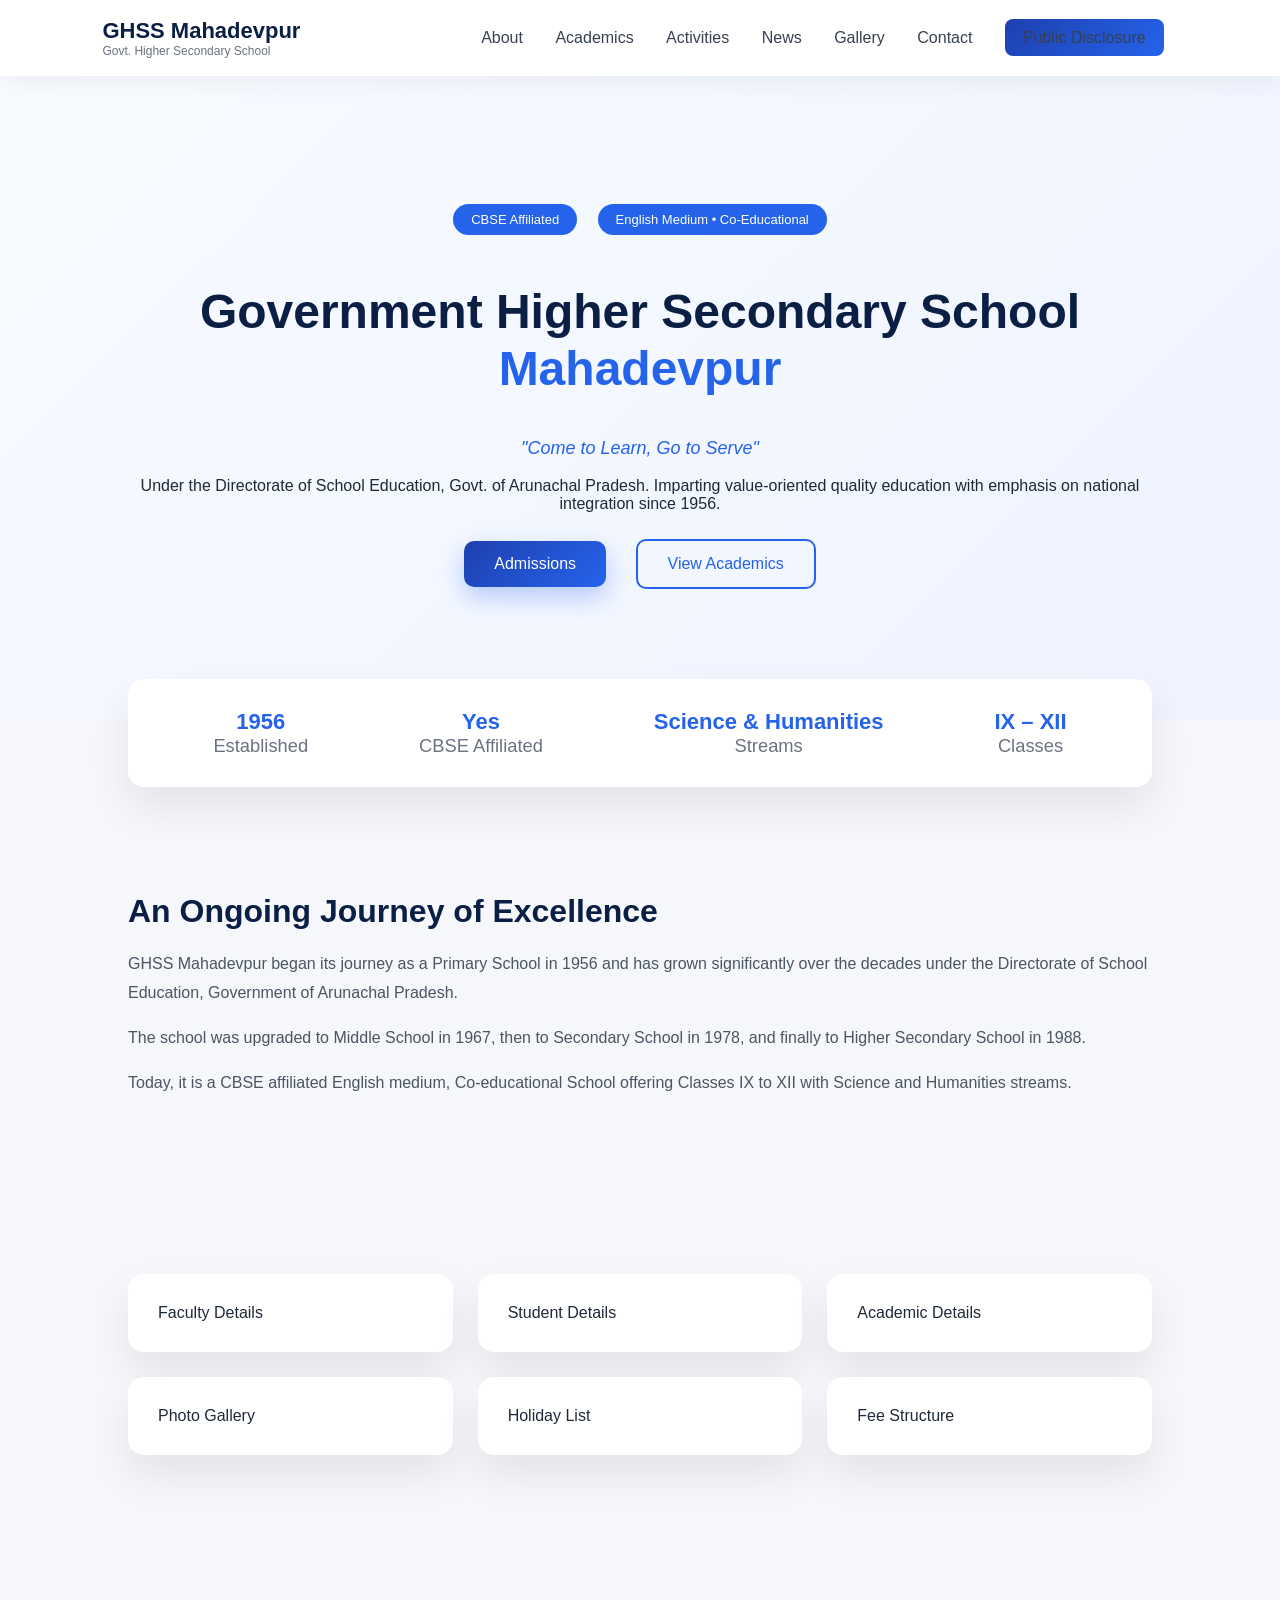
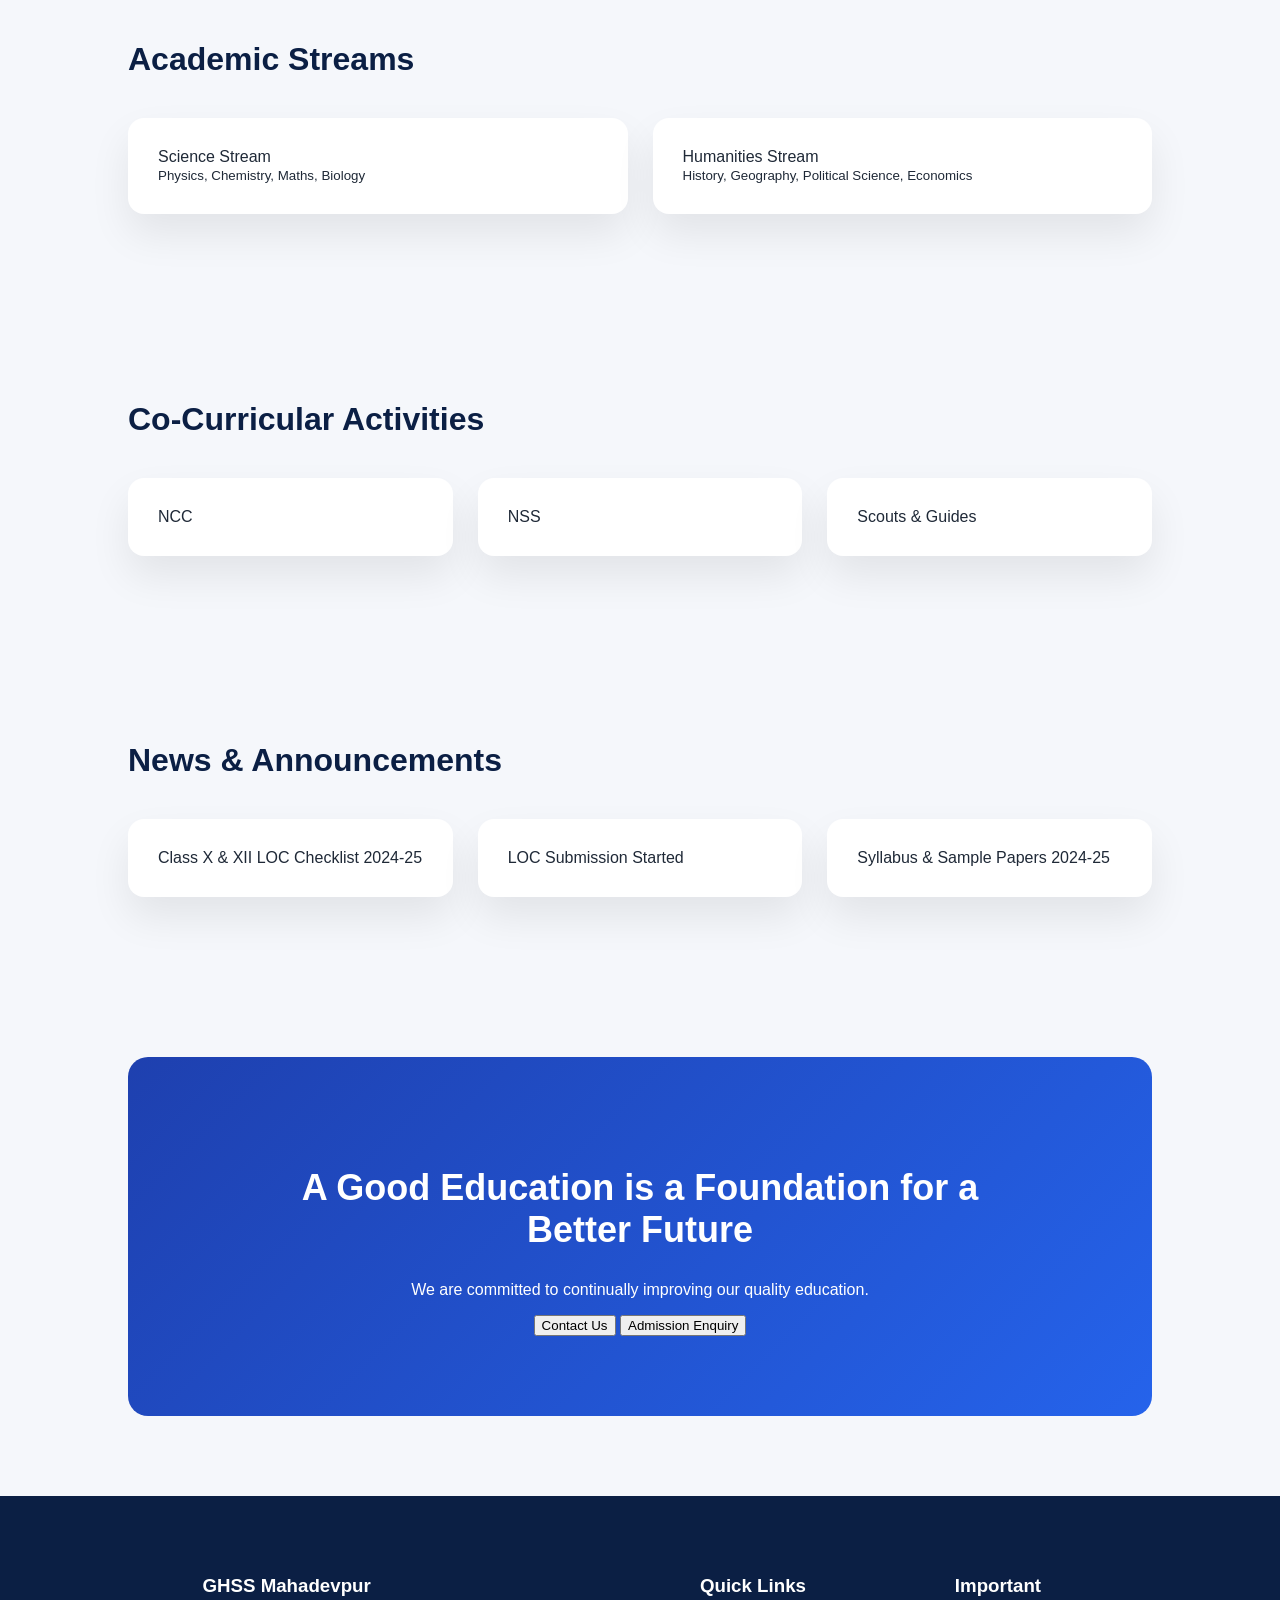
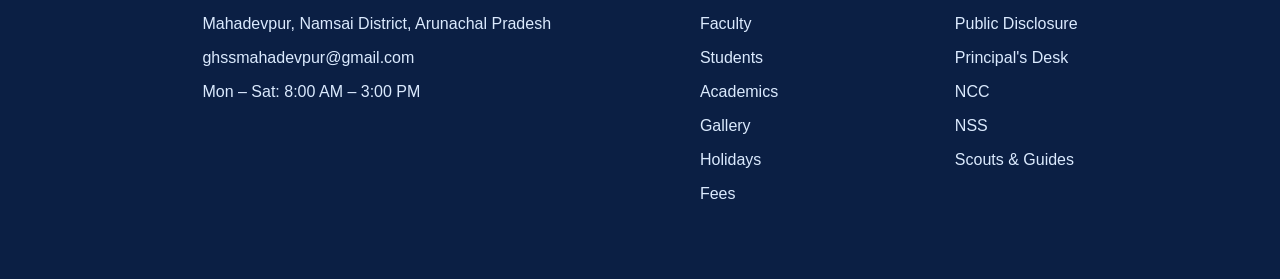
<file: school/index.html>
<!DOCTYPE html>
<html lang="en">
<head>
<meta charset="UTF-8">
<title>GHSS Mahadevpur</title>
<meta name="viewport" content="width=device-width, initial-scale=1.0">
<link rel="stylesheet" href="styles.css">
</head>
<body>

<header class="navbar">
<div class="logo">GHSS Mahadevpur<br><small>Govt. Higher Secondary School</small></div>
<nav>
<a>About</a>
<a>Academics</a>
<a>Activities</a>
<a>News</a>
<a>Gallery</a>
<a>Contact</a>
<a class="btn">Public Disclosure</a>
</nav>
</header>

<section class="hero fade">
<span class="badge">CBSE Affiliated</span>
<span class="badge">English Medium • Co-Educational</span>

<h1>Government Higher Secondary School <span>Mahadevpur</span></h1>
<p class="tag">"Come to Learn, Go to Serve"</p>

<p>
Under the Directorate of School Education, Govt. of Arunachal Pradesh.
Imparting value-oriented quality education with emphasis on national integration since 1956.
</p>

<div class="buttons">
<a class="primary">Admissions</a>
<a class="secondary">View Academics</a>
</div>
</section>

<section class="stats fade">
<div>1956<br><small>Established</small></div>
<div>Yes<br><small>CBSE Affiliated</small></div>
<div>Science & Humanities<br><small>Streams</small></div>
<div>IX – XII<br><small>Classes</small></div>
</section>

<section class="section fade">
<h2>An Ongoing Journey of Excellence</h2>
<p>
GHSS Mahadevpur began its journey as a Primary School in 1956 and has grown significantly over the decades under the Directorate of School Education, Government of Arunachal Pradesh.
</p>
<p>
The school was upgraded to Middle School in 1967, then to Secondary School in 1978, and finally to Higher Secondary School in 1988.
</p>
<p>
Today, it is a CBSE affiliated English medium, Co-educational School offering Classes IX to XII with Science and Humanities streams.
</p>
</section>

<section class="section fade grid">
<div class="card">Faculty Details</div>
<div class="card">Student Details</div>
<div class="card">Academic Details</div>
<div class="card">Photo Gallery</div>
<div class="card">Holiday List</div>
<div class="card">Fee Structure</div>
</section>

<section class="section fade">
<h2>Academic Streams</h2>
<div class="cards">
<div class="card">Science Stream<br><small>Physics, Chemistry, Maths, Biology</small></div>
<div class="card">Humanities Stream<br><small>History, Geography, Political Science, Economics</small></div>
</div>
</section>

<section class="section fade">
<h2>Co-Curricular Activities</h2>
<div class="cards">
<div class="card">NCC</div>
<div class="card">NSS</div>
<div class="card">Scouts & Guides</div>
</div>
</section>

<section class="section fade">
<h2>News & Announcements</h2>
<div class="cards">
<div class="card">Class X & XII LOC Checklist 2024-25</div>
<div class="card">LOC Submission Started</div>
<div class="card">Syllabus & Sample Papers 2024-25</div>
</div>
</section>

<section class="cta fade">
<h2>A Good Education is a Foundation for a Better Future</h2>
<p>We are committed to continually improving our quality education.</p>
<button>Contact Us</button>
<button>Admission Enquiry</button>
</section>

<footer>
<div>
<h3>GHSS Mahadevpur</h3>
<p>Mahadevpur, Namsai District, Arunachal Pradesh</p>
<p>ghssmahadevpur@gmail.com</p>
<p>Mon – Sat: 8:00 AM – 3:00 PM</p>
</div>
<div>
<h3>Quick Links</h3>
<p>Faculty</p><p>Students</p><p>Academics</p><p>Gallery</p><p>Holidays</p><p>Fees</p>
</div>
<div>
<h3>Important</h3>
<p>Public Disclosure</p>
<p>Principal's Desk</p>
<p>NCC</p>
<p>NSS</p>
<p>Scouts & Guides</p>
</div>
</footer>

<script src="script.js"></script>
</body>
</html>
<nav>
</file>
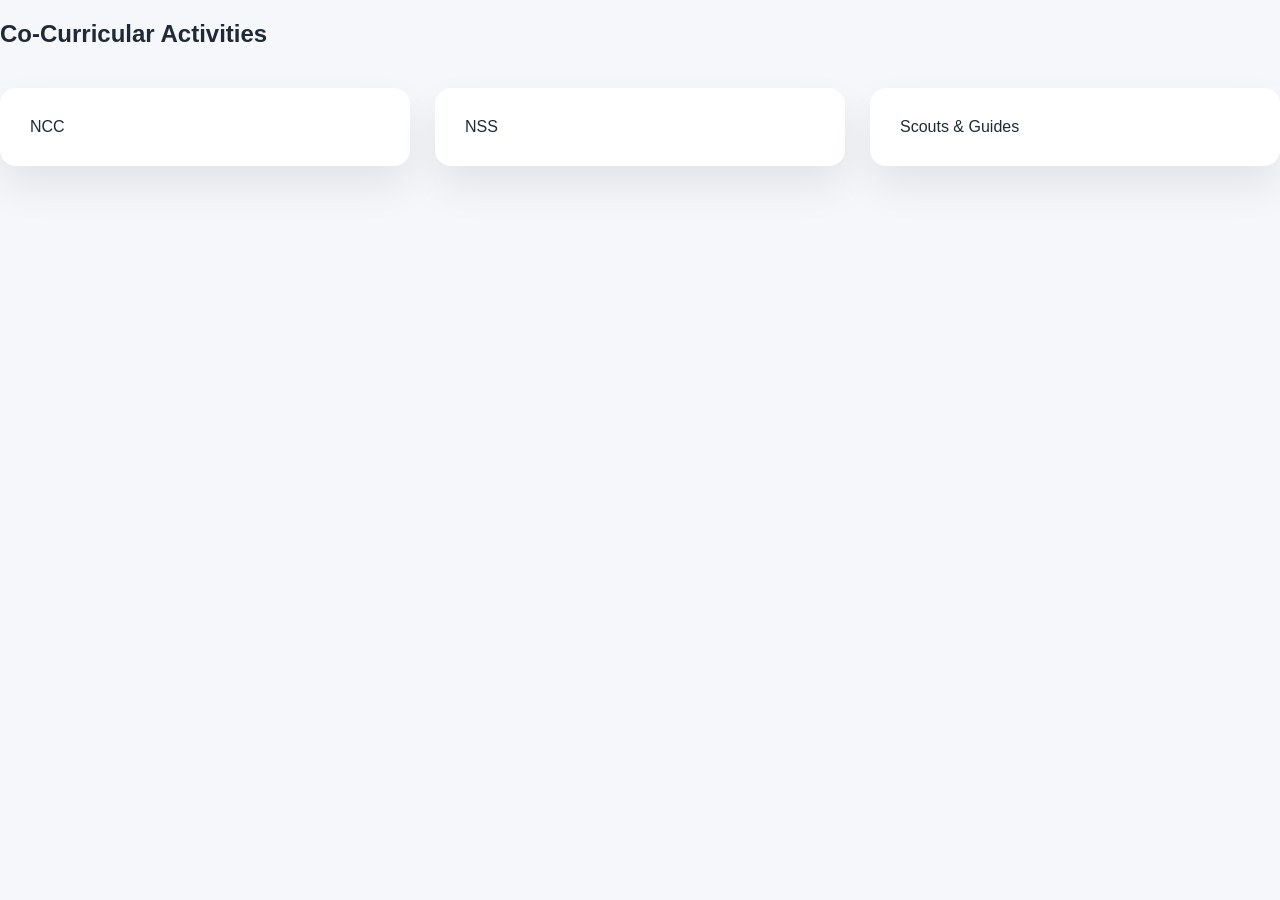
<file: school/activities.html>
<!DOCTYPE html>
<html>
<head><title>Activities</title><link rel="stylesheet" href="styles.css"></head>
<body>

<h2>Co-Curricular Activities</h2>
<div class="cards">
<div class="card">NCC</div>
<div class="card">NSS</div>
<div class="card">Scouts & Guides</div>
</div>

</body>
</html>
</file>
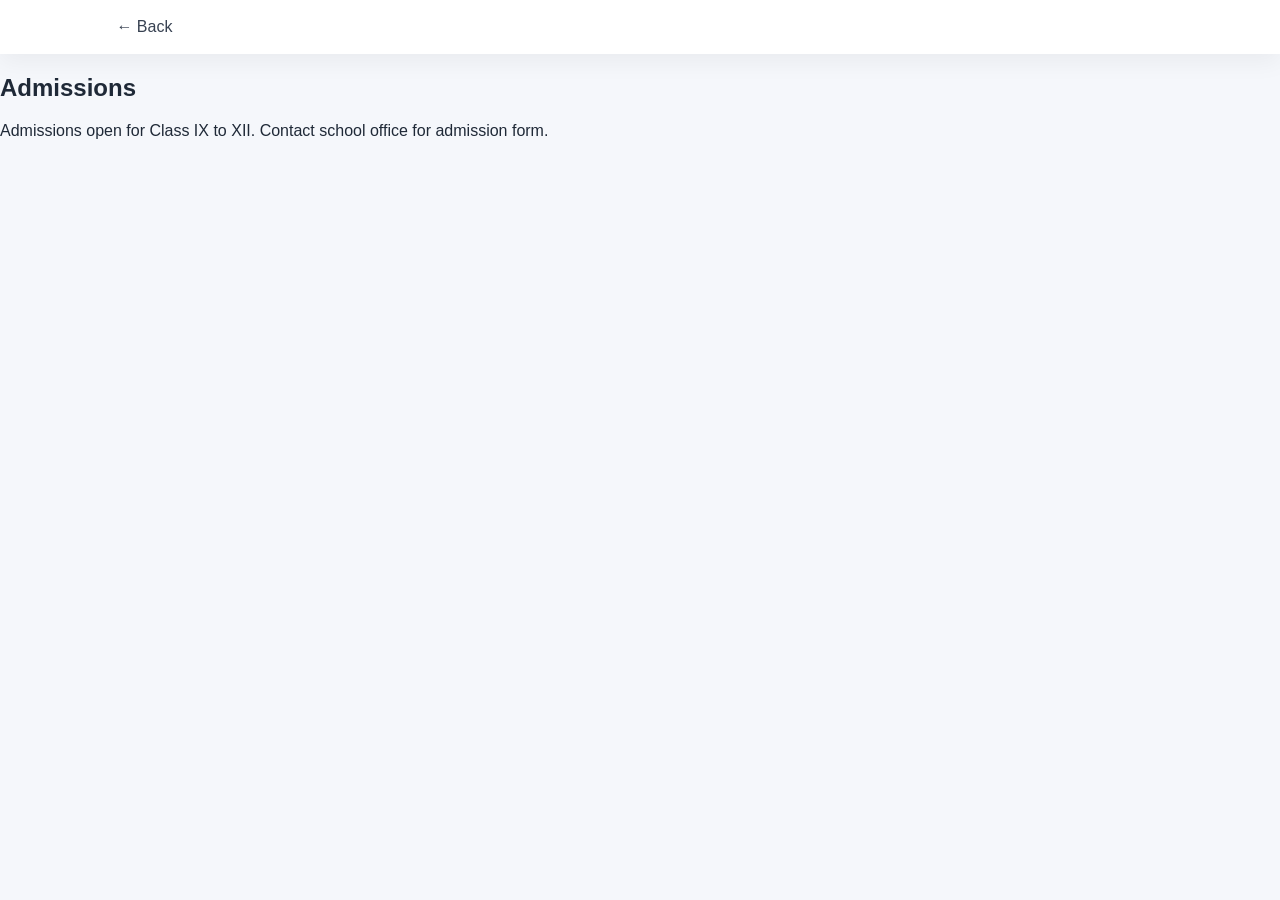
<file: school/admissions.html>
<!DOCTYPE html>
<html>
<head>
<title>Admissions</title>
<link rel="stylesheet" href="styles.css">
</head>
<body>

<header class="navbar">
<a href="index.html">← Back</a>
</header>

<section class="page">
<h2>Admissions</h2>
<p>Admissions open for Class IX to XII. Contact school office for admission form.</p>
</section>

</body>
</html>
</file>
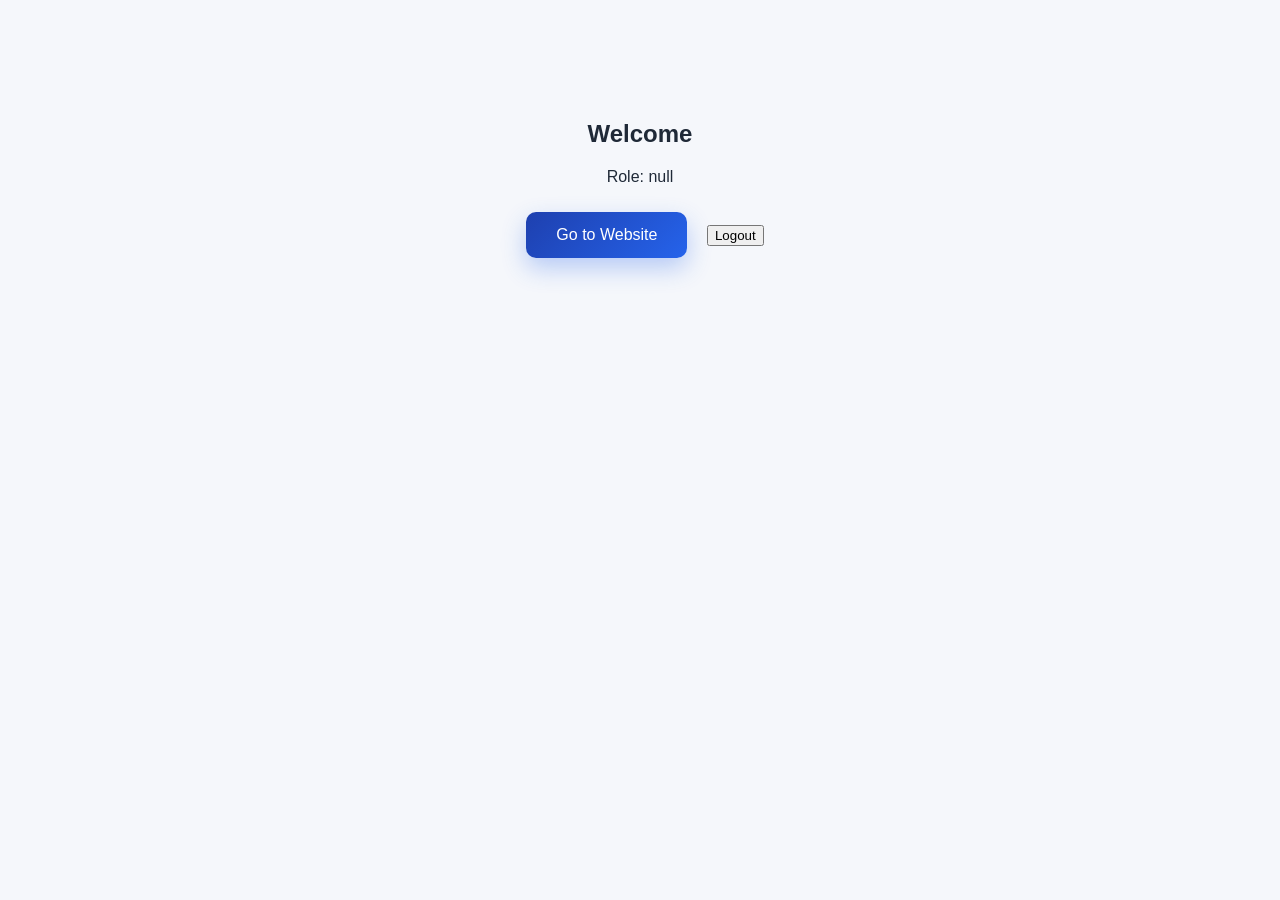
<file: school/Dashboard.html>
<!DOCTYPE html>
<html>
<head>
<title>Dashboard</title>
<link rel="stylesheet" href="styles.css">
</head>
<body>

<div class="dashboard">
<h2>Welcome <span id="user"></span></h2>
<p id="role"></p>

<a href="index.html" class="primary">Go to Website</a>
<button onclick="logout()">Logout</button>
</div>

<script>
document.getElementById("user").innerText = localStorage.getItem("user");
document.getElementById("role").innerText = "Role: " + localStorage.getItem("role");

function logout(){
  localStorage.clear();
  window.location.href="login.html";
}
</script>

</body>
</html>
</file>
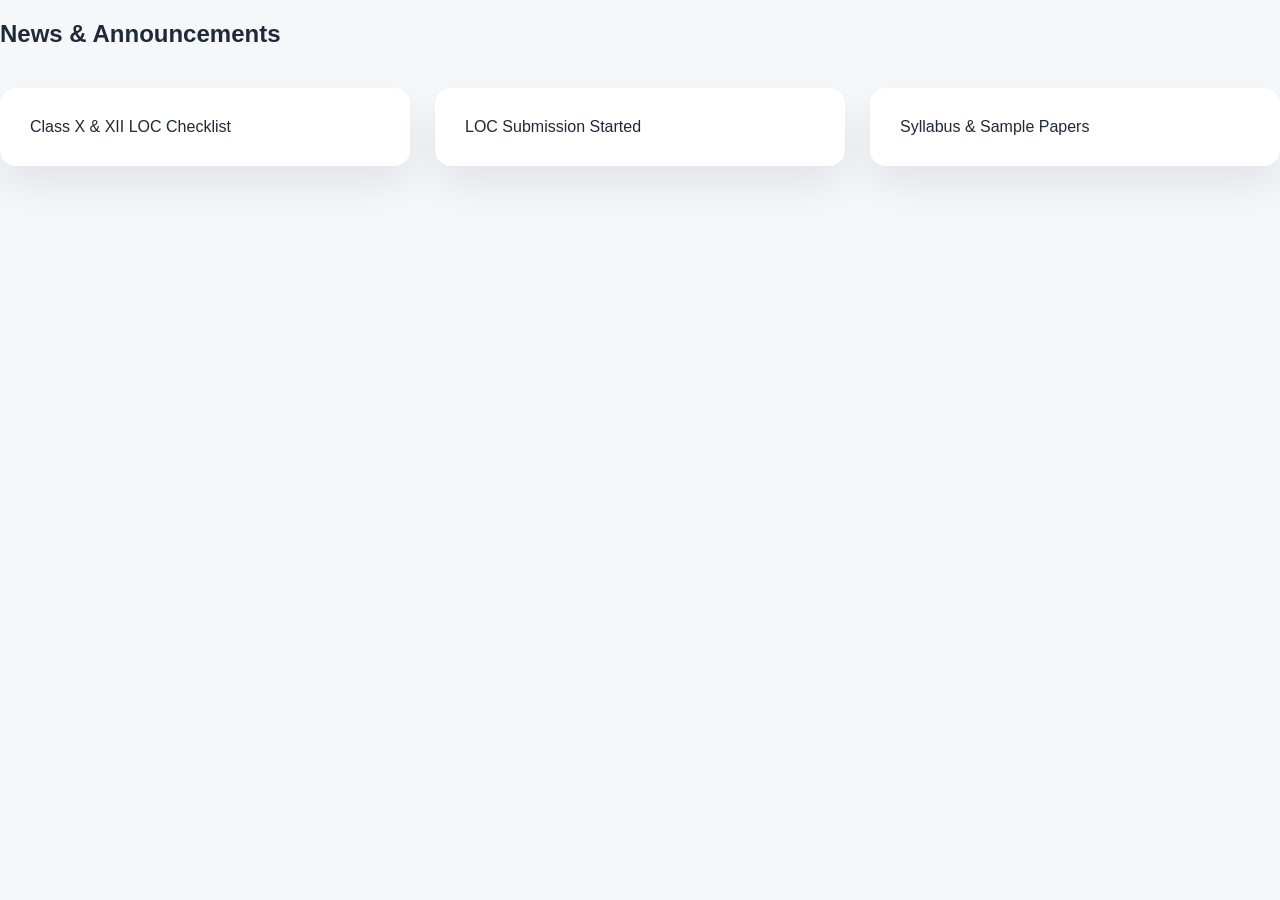
<file: school/news.html>
<!DOCTYPE html>
<html>
<head><title>News</title><link rel="stylesheet" href="styles.css"></head>
<body>

<h2>News & Announcements</h2>
<div class="cards">
<div class="card">Class X & XII LOC Checklist</div>
<div class="card">LOC Submission Started</div>
<div class="card">Syllabus & Sample Papers</div>
</div>

</body>
</html>
</file>
<file: school/styles.css>
body{margin:0;font-family:Segoe UI;background:#f4f6fb;color:#222}
.navbar{background:white;padding:15px 30px;display:flex;justify-content:space-between;align-items:center;box-shadow:0 2px 10px rgba(0,0,0,0.05)}
.navbar a{margin:0 12px;text-decoration:none;color:#333;font-weight:500}
.btn{background:#1e40af;color:white;padding:8px 14px;border-radius:6px}

.hero{text-align:center;padding:100px 10%;background:white}
.hero h1 span{color:#1e40af}
.badge{background:#1e40af;color:white;padding:6px 12px;border-radius:20px;margin:5px;display:inline-block}

.primary{background:#1e40af;color:white;padding:12px 25px;border-radius:8px;margin:10px;display:inline-block}
.secondary{border:2px solid #1e40af;padding:12px 25px;border-radius:8px;margin:10px}

.stats{display:flex;justify-content:space-around;padding:30px;background:#eef}
.section{padding:60px 10%}
.cards{display:flex;gap:20px}
.card{background:white;padding:30px;border-radius:10px;box-shadow:0 10px 20px rgba(0,0,0,0.08);transition:.4s}
.card:hover{transform:translateY(-10px)}

.grid{display:grid;grid-template-columns:repeat(3,1fr);gap:20px}

.cta{background:#1e40af;color:white;text-align:center;padding:60px}

footer{background:#111;color:white;display:flex;justify-content:space-around;padding:40px}

.fade{opacity:0;transform:translateY(40px);transition:1s}
.fade.show{opacity:1;transform:translateY(0)}

    @keyframes slideUp {
  from {
    opacity: 0;
    transform: translateY(50px);
  }
  to {
    opacity: 1;
    transform: translateY(0);
  }
}

@keyframes slideDown {
  from {
    opacity: 0;
    transform: translateY(-50px);
  }
  to {
    opacity: 1;
    transform: translateY(0);
  }
}
/* ===== Global ===== */
body {
  margin: 0;
  font-family: "Segoe UI", "Inter", Arial, sans-serif;
  background: #f5f7fb;
  color: #1f2937;
}

/* ===== Navbar ===== */
.navbar {
  background: white;
  padding: 18px 8%;
  display: flex;
  justify-content: space-between;
  align-items: center;
  box-shadow: 0 8px 25px rgba(0,0,0,0.05);
  position: sticky;
  top: 0;
  z-index: 1000;
}

.logo {
  font-size: 22px;
  font-weight: 700;
  color: #0b1f44;
}

.logo small {
  display: block;
  font-size: 12px;
  color: #6b7280;
  font-weight: 500;
}

.navbar a {
  margin: 0 14px;
  text-decoration: none;
  color: #374151;
  font-weight: 500;
  transition: 0.3s;
}

.navbar a:hover {
  color: #1e40af;
}

/* ===== Buttons ===== */
.btn {
  background: linear-gradient(135deg, #1e40af, #2563eb);
  color: white;
  padding: 10px 18px;
  border-radius: 8px;
  font-weight: 600;
}

.primary {
  background: linear-gradient(135deg, #1e40af, #2563eb);
  color: white;
  padding: 14px 30px;
  border-radius: 10px;
  text-decoration: none;
  margin-right: 15px;
  display: inline-block;
  box-shadow: 0 10px 25px rgba(37,99,235,0.3);
  transition: 0.3s;
}

.primary:hover {
  transform: translateY(-3px);
  box-shadow: 0 15px 30px rgba(37,99,235,0.4);
}

.secondary {
  border: 2px solid #2563eb;
  color: #2563eb;
  padding: 14px 30px;
  border-radius: 10px;
  text-decoration: none;
  display: inline-block;
  transition: 0.3s;
}

.secondary:hover {
  background: #2563eb;
  color: white;
}

/* ===== Hero ===== */
.hero {
  background: linear-gradient(135deg, #f8fbff, #eef3ff);
  padding: 120px 10%;
  text-align: center;
}

.hero h1 {
  font-size: 48px;
  line-height: 1.2;
  color: #0b1f44;
}

.hero h1 span {
  color: #2563eb;
}

.tag {
  font-style: italic;
  color: #2563eb;
  font-size: 18px;
  margin-top: 10px;
}

.badge {
  display: inline-block;
  background: #2563eb;
  color: white;
  padding: 8px 18px;
  border-radius: 999px;
  font-size: 13px;
  margin: 8px;
}

/* ===== Stats ===== */
.stats {
  display: flex;
  justify-content: space-around;
  background: white;
  margin: -40px 10% 0;
  padding: 30px;
  border-radius: 16px;
  box-shadow: 0 20px 40px rgba(0,0,0,0.08);
}

.stats div {
  font-size: 22px;
  font-weight: 700;
  color: #2563eb;
  text-align: center;
}

.stats small {
  display: block;
  color: #6b7280;
  font-weight: 500;
}

/* ===== Sections ===== */
.section {
  padding: 80px 10%;
}

.section h2 {
  font-size: 32px;
  margin-bottom: 20px;
  color: #0b1f44;
}

.section p {
  line-height: 1.8;
  color: #4b5563;
}

/* ===== Cards ===== */
.cards {
  display: flex;
  gap: 25px;
  margin-top: 40px;
}

.card {
  background: white;
  padding: 30px;
  border-radius: 16px;
  box-shadow: 0 20px 40px rgba(0,0,0,0.08);
  flex: 1;
  transition: 0.4s;
}

.card:hover {
  transform: translateY(-12px);
  box-shadow: 0 30px 60px rgba(0,0,0,0.12);
}

/* ===== Grid ===== */
.grid {
  display: grid;
  grid-template-columns: repeat(3, 1fr);
  gap: 25px;
}

/* ===== CTA ===== */
.cta {
  background: linear-gradient(135deg, #1e40af, #2563eb);
  color: white;
  text-align: center;
  padding: 80px 10%;
  border-radius: 20px;
  margin: 80px 10%;
}

.cta h2 {
  font-size: 36px;
}

/* ===== Footer ===== */
footer {
  background: #0b1f44;
  color: #dbeafe;
  display: flex;
  justify-content: space-around;
  padding: 60px 10%;
}

footer h3 {
  color: white;
}

/* ===== Animations ===== */
.fade {
  opacity: 0;
  transform: translateY(40px);
}


     /* LOGIN UI */
.login-box {
  width: 350px;
  margin: 120px auto;
  background: white;
  padding: 40px;
  border-radius: 16px;
  box-shadow: 0 20px 40px rgba(0,0,0,0.15);
  text-align: center;
  animation: zoomIn 0.8s ease;
}

.login-box input, .login-box select {
  width: 100%;
  padding: 12px;
  margin: 15px 0;
  border-radius: 8px;
  border: 1px solid #ddd;
}

.login-box button {
  background: #2563eb;
  color: white;
  padding: 12px;
  width: 100%;
  border-radius: 10px;
  border: none;
  font-size: 16px;
  cursor: pointer;
}

.login-box button:hover {
  background: #1e40af;
}

@keyframes zoomIn {
  from { transform: scale(0.7); opacity: 0; }
  to { transform: scale(1); opacity: 1; }
}

/* DASHBOARD */
.dashboard {
  text-align: center;
  padding: 100px;
  animation: fadeIn 1s ease;
}

@keyframes fadeIn {
  from { opacity: 0; }
  to { opacity: 1; }
}
</file>
